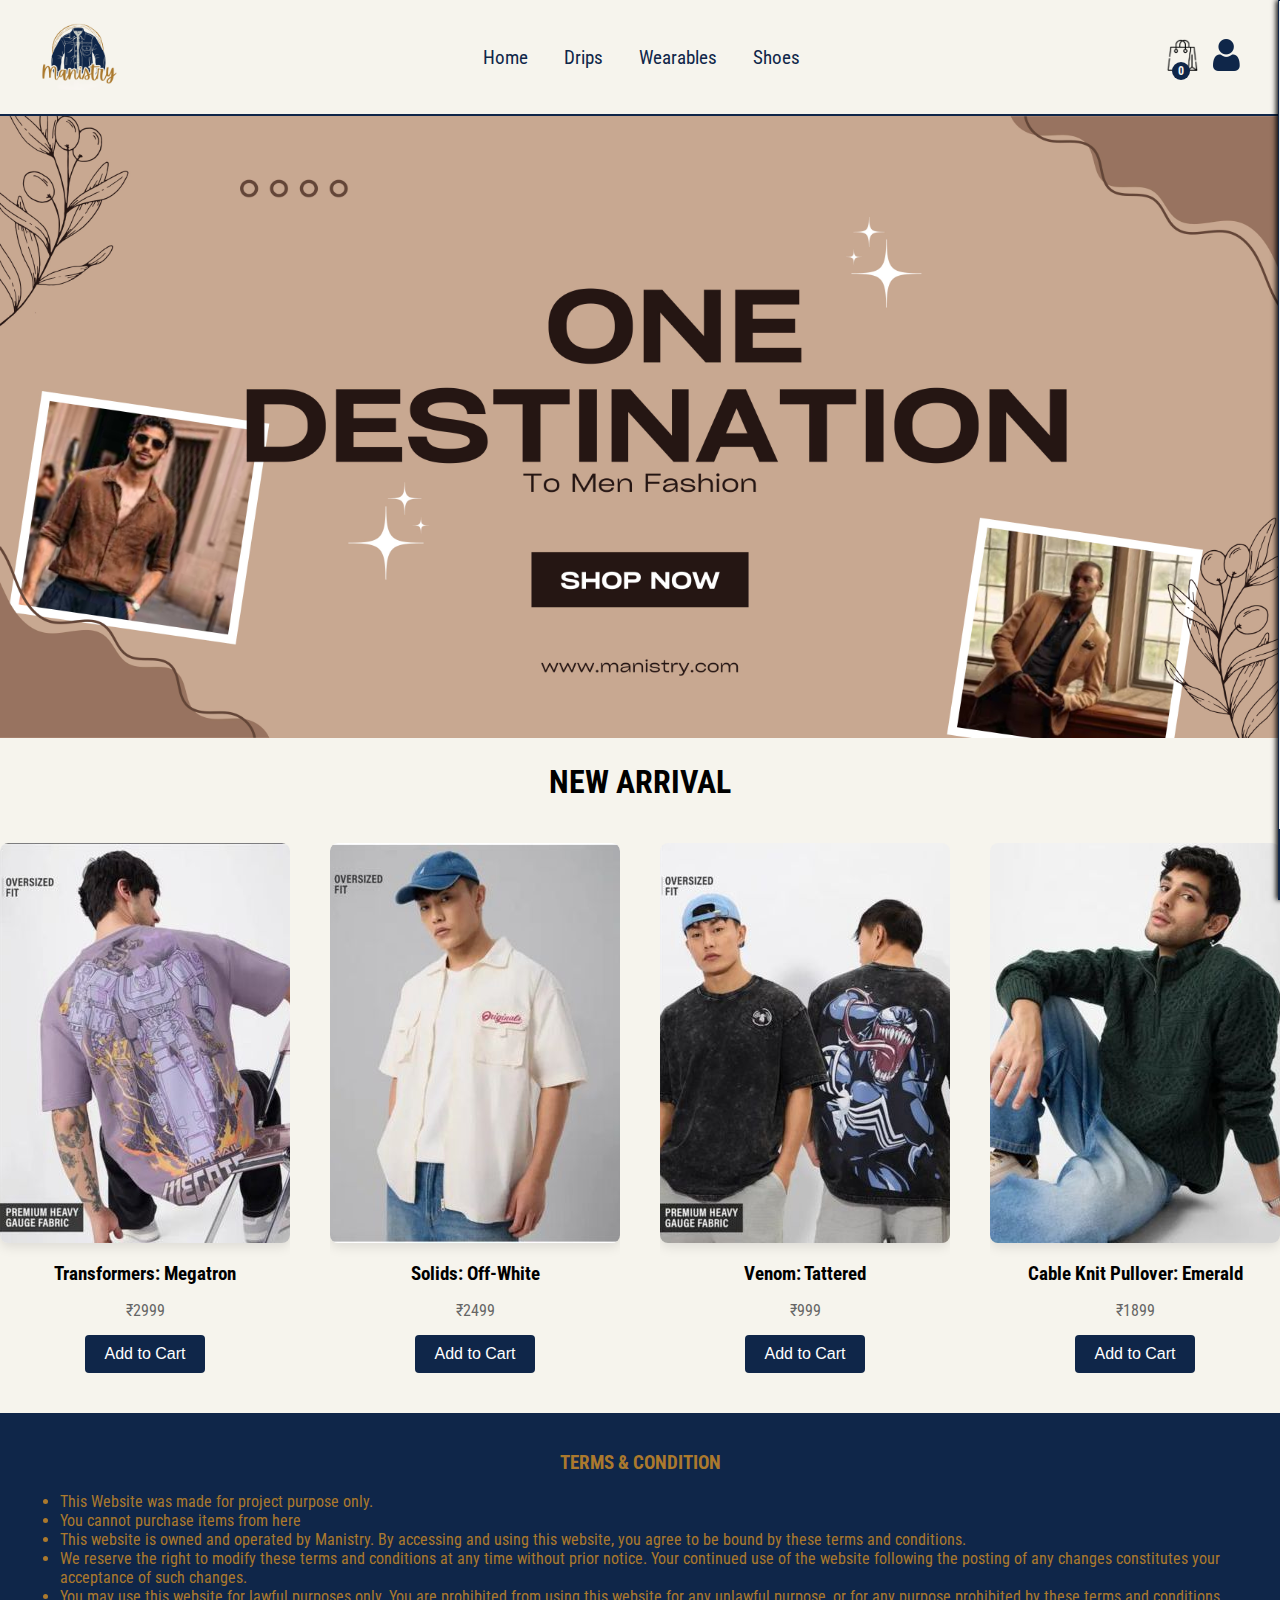
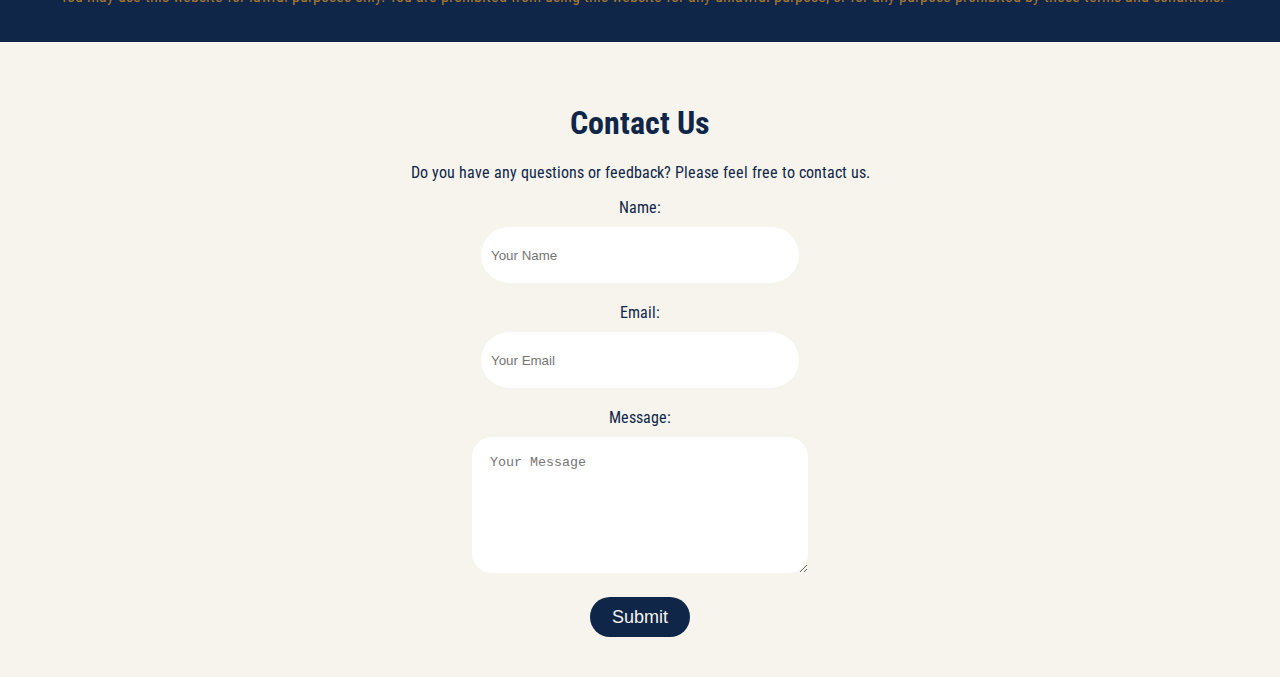
<file: index.html>
<!DOCTYPE html>
<html lang="en">
<head>
    <meta charset="UTF-8">
    <meta name="viewport" content="width=device-width, initial-scale=1.0">
    <link rel="stylesheet" href="static/styles.css">
    <title>Manistry</title>
    <style>
        @import url('https://fonts.googleapis.com/css2?family=Roboto+Condensed:wght@100..900&display=swap');
    </style>
    <link rel="stylesheet" href="https://cdn.jsdelivr.net/npm/swiper@11/swiper-bundle.min.css">
</head>
<body>
    
    <header>
        <div class="logo">
            <img src="static/logo.png" alt="Manistry Logo"> 
        </div>
        <nav>
            <ul>
                <li><a href="index.html" class="active">Home</a></li>
                <li><a href="drips.html">Drips</a></li>
                <li><a href="wearable.html">Wearables</a></li>
                <li><a href="shoes.html">Shoes</a></li>
            </ul>
        </nav>
        <div class="right-section">
            <a href="javascript:void(0);" onclick="openCart()">
                <img class="cart" src="static/cart.png" alt="Cart"><h3 id="cart-count">0</h3>
              </a>  
            <a href="login.html"><img class="cart" src="static/user.png" alt="User"></a>
        </div>
    </header>

    <div class="banner">
        <a href="#"><img src="static/banner.jpg" alt="Banner"></a>
    </div>

    <!-- Swiper Container -->
    <h1 class="new-arrival-title">NEW ARRIVAL</h1>
    <div class="swiper-container" id="swiper-container">
        <div class="swiper-wrapper" id="swiper-wrapper">
            <!-- Dynamic slides will be inserted here -->
        </div>
        <!-- Swiper Navigation -->
    </div>

    <!-- Cart Tab -->
  <!-- Cart Tab -->
<div class="cart-tab" id="cartTab">
    <h1>Your Cart</h1>
    <div class="cart-items"></div>  
    <div class="btn">
        <button class="checkout" onclick="window.location.href='checkout.html'">Checkout</button>
      <button class="close" onclick="closeCart()">Close</button>
    </div>
  </div>


    <div class="terms-condition">
        <h3 style="text-align: center;">TERMS & CONDITION</h3>
        <ul>
            <li>This Website was made for project purpose only.</li>
            <li>You cannot purchase items from here</li>
            <li>This website is owned and operated by Manistry. By accessing and using this website, you agree to be bound by these terms and conditions.</li>
            <li>We reserve the right to modify these terms and conditions at any time without prior notice. Your continued use of the website following the posting of any changes constitutes your acceptance of such changes.</li>
            <li>You may use this website for lawful purposes only. You are prohibited from using this website for any unlawful purpose, or for any purpose prohibited by these terms and conditions.</li>
        </ul>
    </div>

    <div class="contact_us">
        <h1>Contact Us</h1>
        <p>Do you have any questions or feedback? Please feel free to contact us.</p>

        <form action="https://api.web3forms.com/submit" method="POST" id="contactForm">
            <input type="hidden" name="access_key" value="9544d2cc-e9a4-4af0-b83f-488608337feb">
            <div>
                <label for="name">Name:</label>
                <input type="text" id="name" name="name" placeholder="Your Name" class="input" required>
            </div>
            <div>
                <label for="email">Email:</label>
                <input type="email" id="email" name="email" placeholder="Your Email" class="input" required>
            </div>
            <div>
                <label for="message">Message:</label>
                <textarea id="message" name="message" placeholder="Your Message" class="input_message" required></textarea>
            </div>
            <button type="submit" id="submit_btn" class="Submit">Submit</button>
        </form>
    </div>

    <script src="https://cdn.jsdelivr.net/npm/swiper@11/swiper-bundle.min.js"></script>
    <script src="static/script.js"></script> 
</body>
</html>
</file>
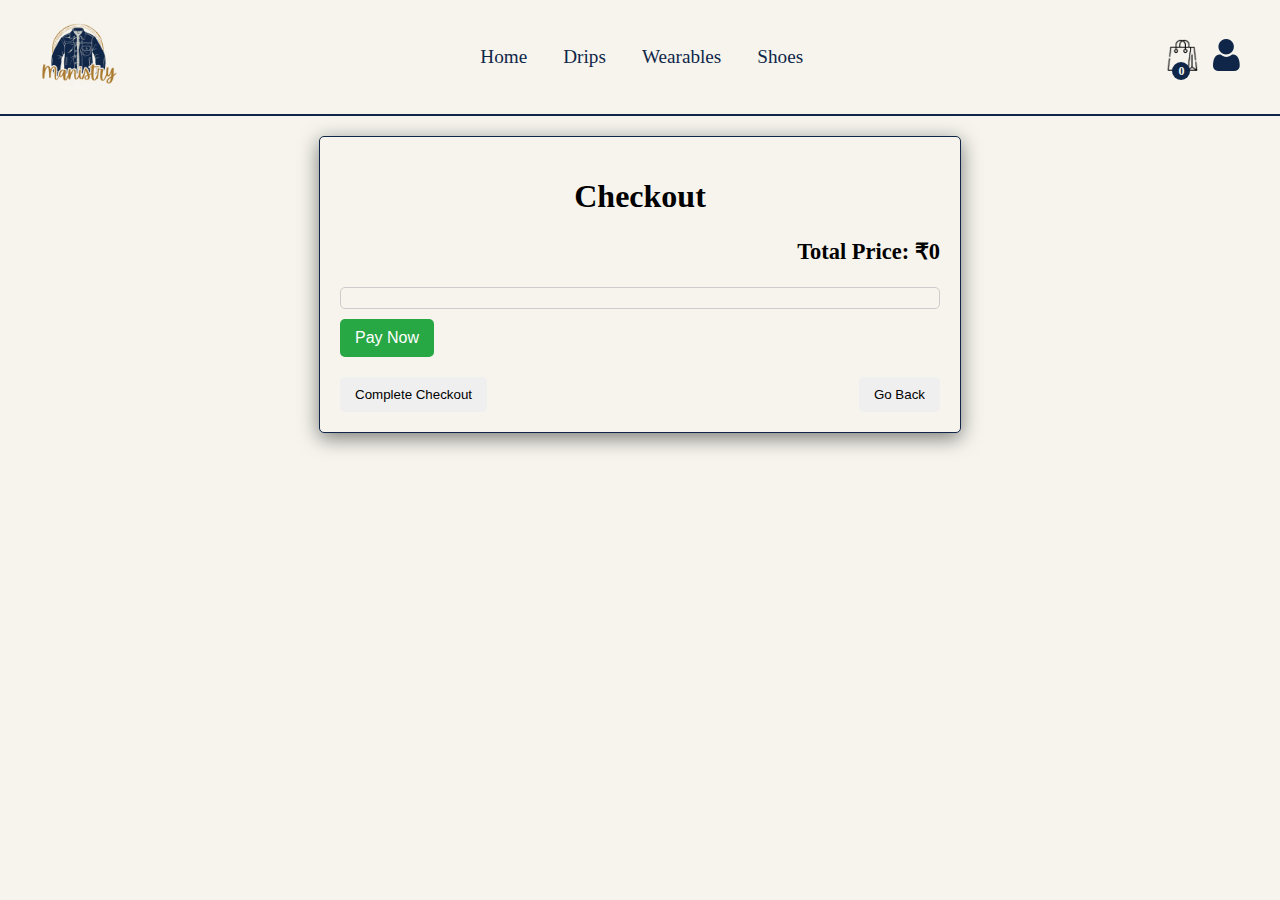
<file: checkout.html>
<!DOCTYPE html>
<html lang="en">
<head>
  <meta charset="UTF-8">
  <meta name="viewport" content="width=device-width, initial-scale=1.0">
  <title>Checkout</title>
  <link rel="stylesheet" href="static/checkout.css">
</head>
<body>
  <header>
    <div class="logo">
      <img src="static/logo.png" alt="Logo">
    </div>
    <nav>
      <ul>
        <li><a href="index.html">Home</a></li>
        <li><a href="drips.html">Drips</a></li>
        <li><a href="wearable.html">Wearables</a></li>
        <li><a href="#">Shoes</a></li>
      </ul>
    </nav>
    <div class="right-section">
      <a href="javascript:void(0);" onclick="openCart()">
        <img class="cart" src="static/cart.png" alt="Cart"><h3 id="cart-count">0</h3>
      </a>
      <a href="login.html"><img class="cart" src="static/user.png" alt="User"></a>
    </div>
  </header>

<!-- Checkout Section -->
<div class="checkout-section">
    <h1>Checkout</h1>
    <div class="checkout-product-list" id="checkout-product-list"></div>
    
    <!-- Total Price -->
    <div class="checkout-total">
      <h3>Total Price: ₹<span id="total-price">0</span></h3>
    </div>
  
    <!-- Payment Form -->
    <form id="payment-form">
      <div id="card-element"><!-- A Stripe Element will be inserted here. --></div>
      <button id="submit">Pay Now</button>
      <div id="payment-result"></div>
    </form>
  
    <!-- Empty Cart Message -->
    <div id="empty-cart-message" style="display: none;">
      <h3>Your cart is empty!</h3>
    </div>
  
    <!-- Checkout Button -->
    <div class="checkout-actions">
      <button id="checkout-btn" onclick="completeCheckout()">Complete Checkout</button>
      <button onclick="window.location.href='index.html'">Go Back</button>
    </div>
  </div>
  
  <script src="https://js.stripe.com/v3/"></script>
  <script src="static/drips.js"></script>
  <script src="static/drips.js"></script>
  <script src="static/checkout.js"></script>
</body>
</html>
</file>
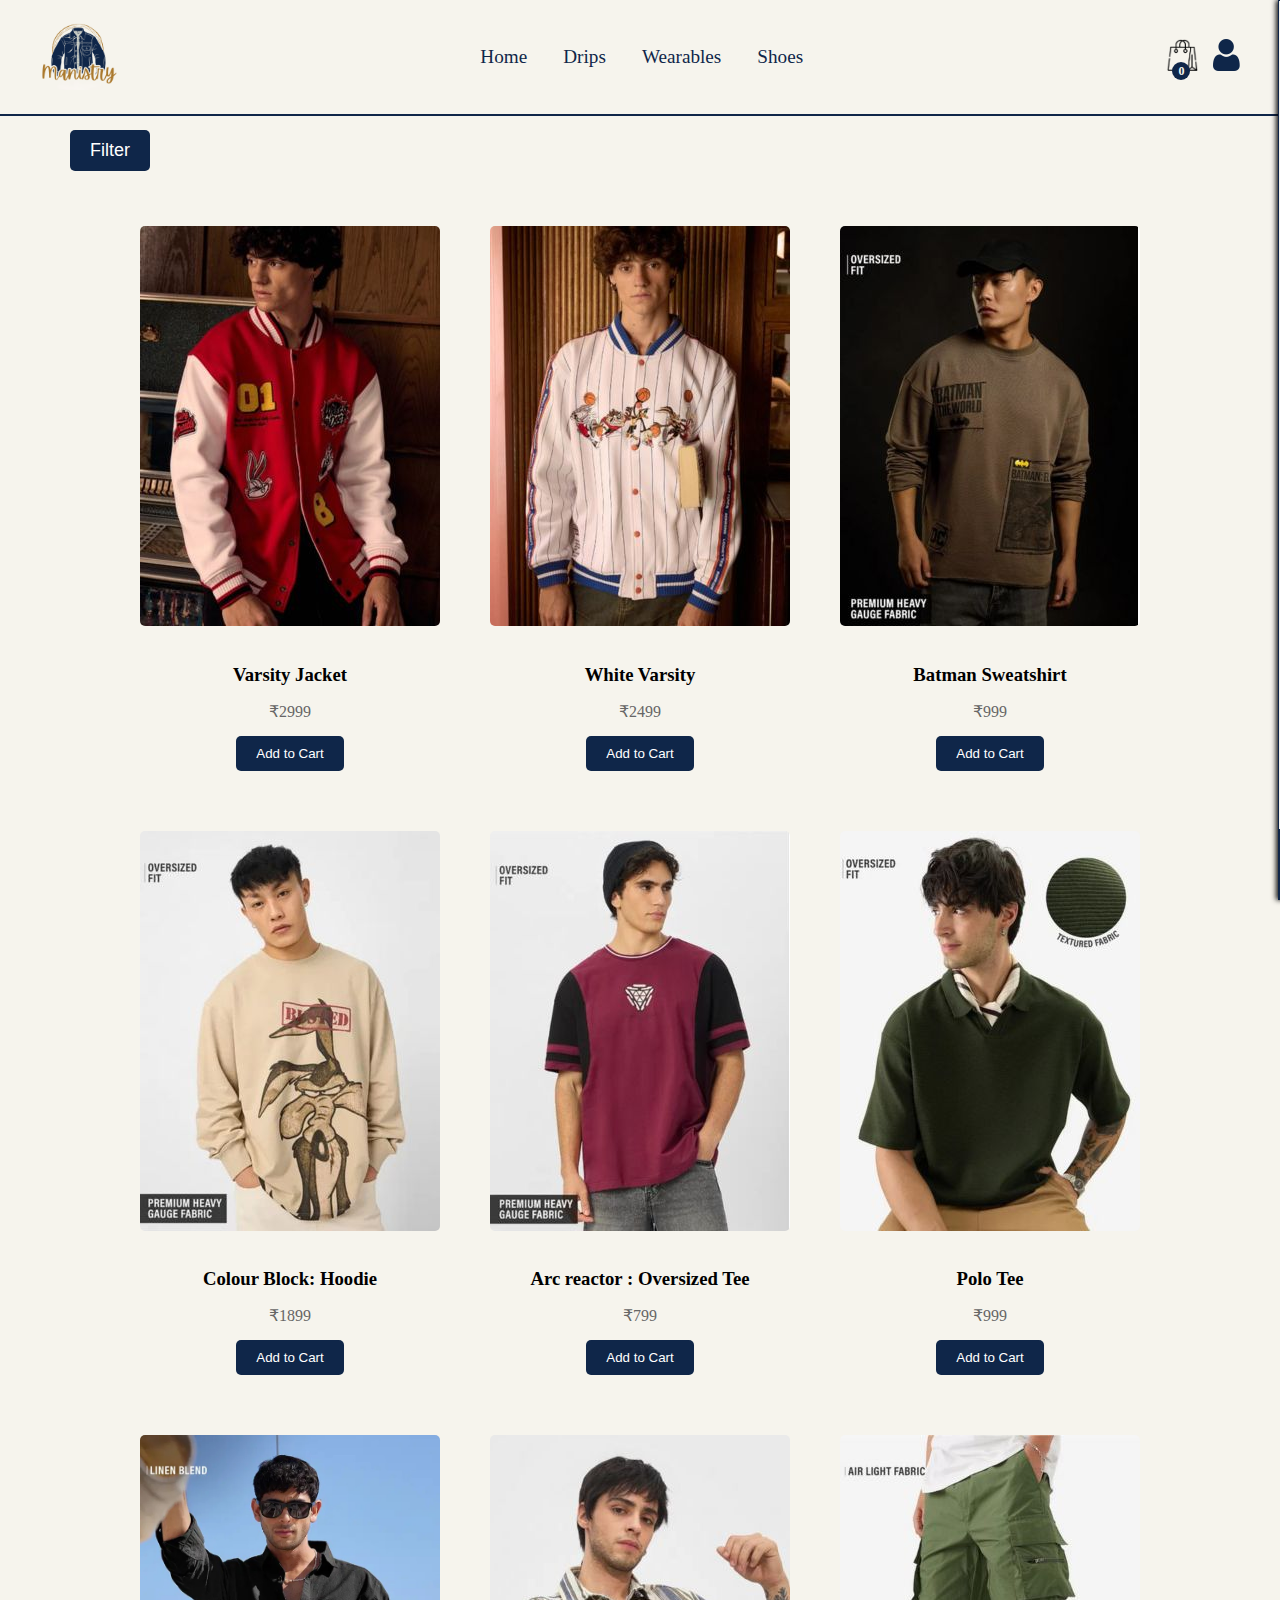
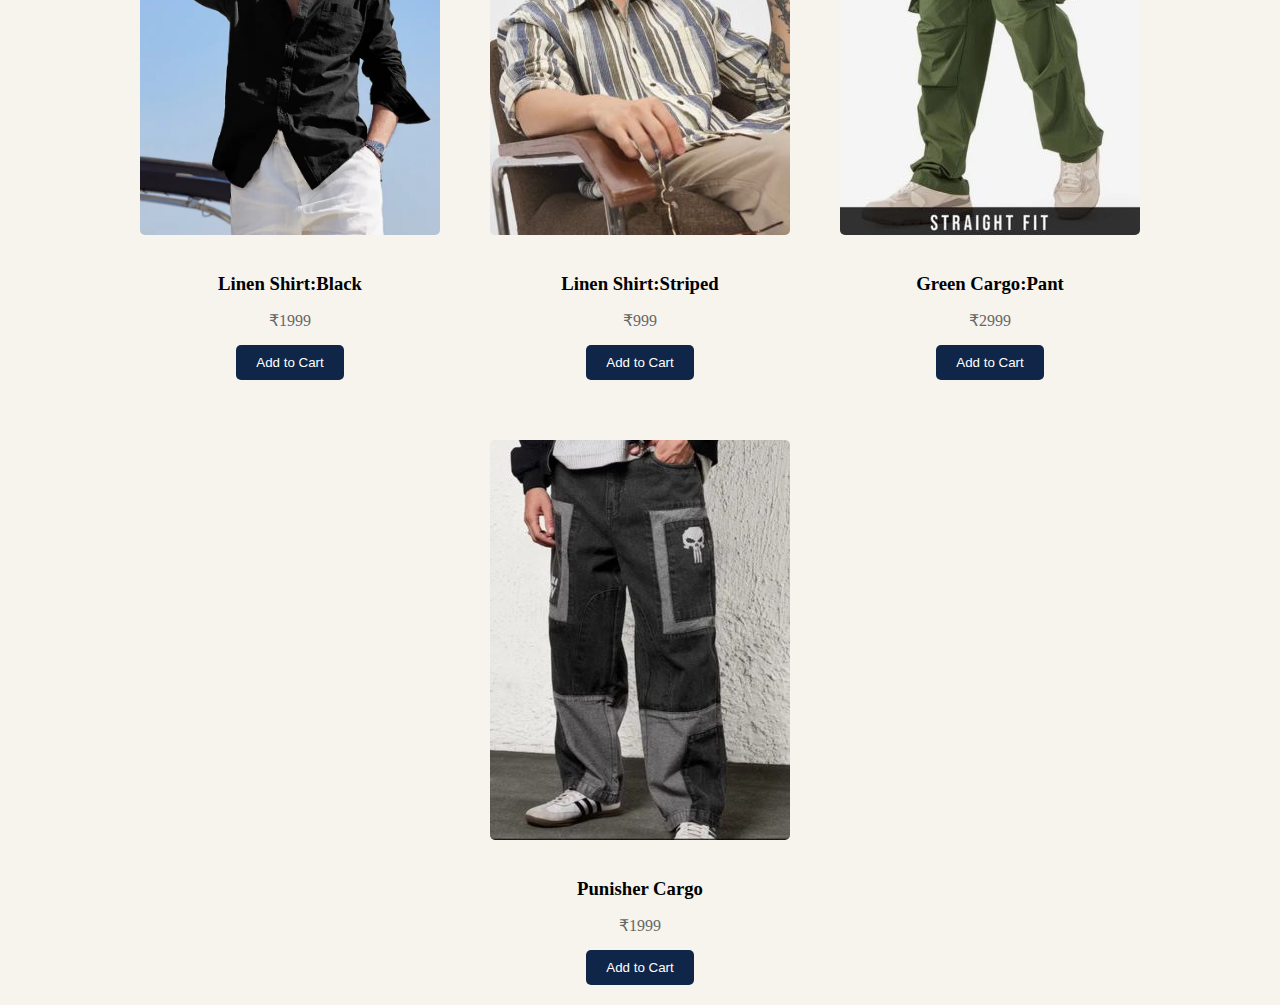
<file: drips.html>
<!DOCTYPE html>
<html lang="en">
<head>
  <meta charset="UTF-8">
  <meta name="viewport" content="width=device-width, initial-scale=1.0">
  <title>Manistry</title>
  <link rel="stylesheet" href="static/drips.css">
</head>
<body>

  <header>
    <div class="logo">
      <img src="static/logo.png" alt="Logo">
    </div>
    <nav>
      <ul>
        <li><a href="index.html">Home</a></li>
        <li><a href="drips.html">Drips</a></li>
        <li><a href="wearable.html">Wearables</a></li>
        <li><a href="shoes.html">Shoes</a></li>
      </ul>
    </nav>
    <div class="right-section">
      <a href="javascript:void(0);" onclick="openCart()">
        <img class="cart" src="static/cart.png" alt="Cart"><h3 id="cart-count">0</h3>
      </a>
      <a href="login.html"><img class="cart" src="static/user.png" alt="User"></a>
    </div>
  </header>
<!-- Cart Tab -->
<div class="cart-tab" id="cartTab">
  <h1>Your Cart</h1>
  <div class="cart-items"></div>  
  <div class="btn">
    <button class="checkout" onclick="window.location.href='checkout.html'">Checkout</button>
    <button class="close" onclick="closeCart()">Close</button>
  </div>
</div>
  <!-- Filter Button -->
  <button class="sidenav-btn" onclick="openNav()">Filter</button>

  <!-- Sidenav -->
  <div id="mySidenav" class="sidenav">
    <a href="javascript:void(0)" class="closebtn" onclick="closeNav()">&times;</a>

    <!-- Price Filter -->
    <h3>Price Filter</h3>
    <input type="range" id="priceRange" min="0" max="5000" step="100" value="5000">
    <p>Max Price: ₹<span id="priceValue">5000</span></p>

    <!-- Clothing Style -->
    <h3>Clothing Style</h3>
    <div class="style-options">
        <label><input type="checkbox" value="Jacket"> Jackets</label><br>
        <label><input type="checkbox" value="Hoodie"> Hoodies</label><br>
        <label><input type="checkbox" value="t-shirts"> T-Shirts</label><br>
        <label><input type="checkbox" value="Shirt"> Shirts</label><br>
        <label><input type="checkbox" value="Pant"> Pants</label>
    </div>

    <button class="apply-btn">Apply Filters</button>
  </div>
  <div class="product-section">
    <div class="product-container" id="product-container">
      </div>
  </div>
  <div id="checkout-modal" class="checkout-modal hidden">
    <div class="checkout-modal-content">
      <h2>Thank You for Your Purchase!</h2>
      <p id="checkout-total"></p>
      <button id="close-modal-btn" class="close-modal-btn">Close</button>
    </div>
  </div>
  <script src="static/drips.js"></script>
</body>
</html>
</file>
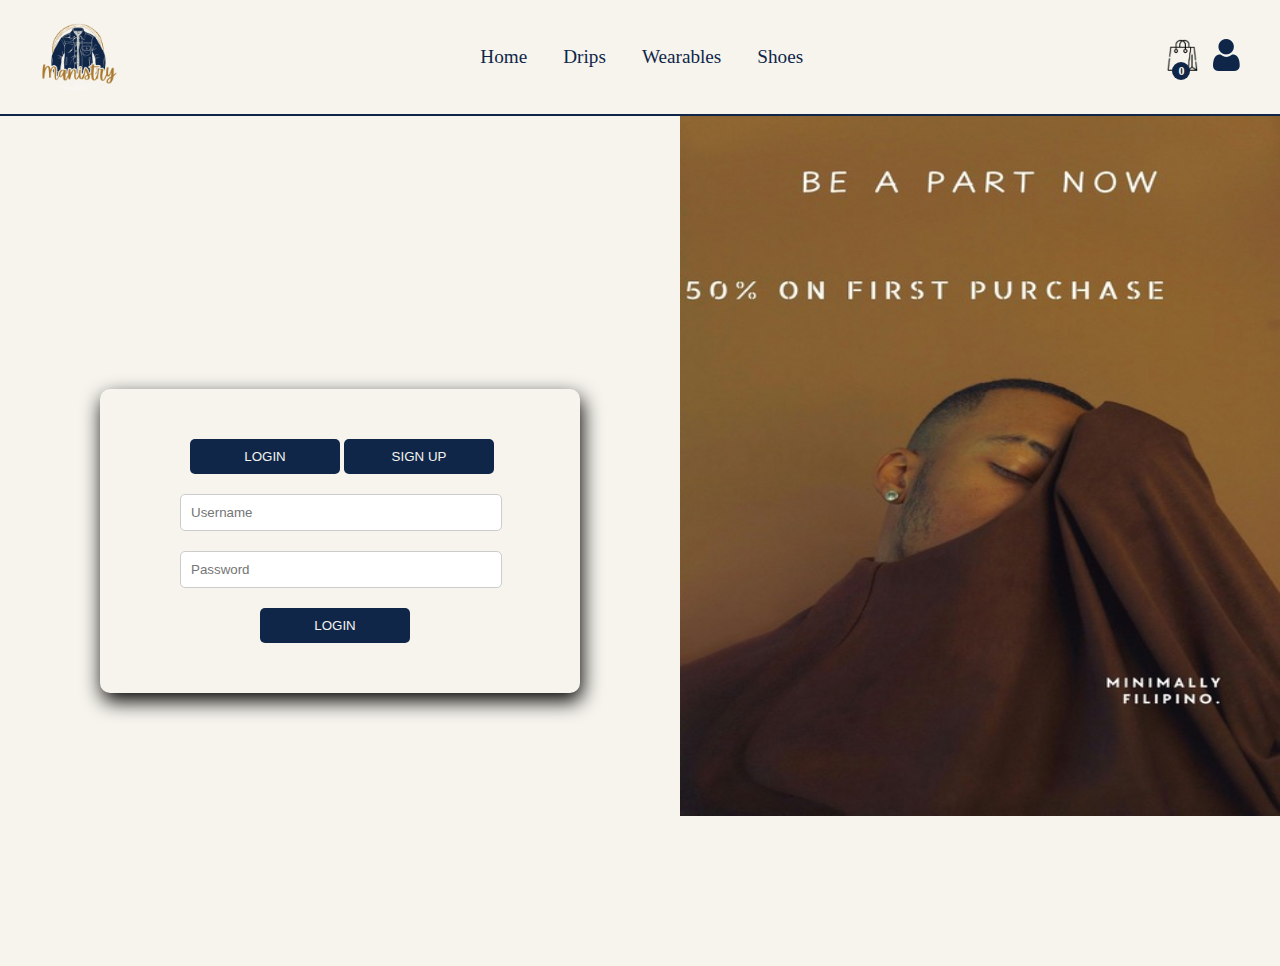
<file: login.html>
<!DOCTYPE html>
<html lang="en">

<head>
    <meta charset="UTF-8">
    <meta name="viewport" content="width=device-width, initial-scale=1.0">
    <title>Manistry-login</title>
    <link rel="stylesheet" href="static/login.css">
</head>

<body>
    <header>
        <div class="logo">
            <img src="static/logo.png" alt="Manistry Logo"> 
        </div>
        <nav>
            <ul>
                <li><a href="index.html" class="active">Home</a></li>
                <li><a href="drips.html">Drips</a></li>
                <li><a href="wearable.html">Wearables</a></li>
                <li><a href="#">Shoes</a></li>
            </ul>
        </nav>
        <div class="right-section">
            <a href="javascript:void(0);" onclick="openCart()">
                <img class="cart" src="static/cart.png" alt="Cart"><h3 id="cart-count">0</h3>
            </a>  
            <a href="login.html"><img class="cart" src="static/user.png" alt="User  "></a>
        </div>
    </header>

    <div class="page-container">
        <div class="left-section">
            <div id="modal-container">
                <div class="tab">
                    <button id="loginTab" class="active">LOGIN</button>
                    <button id="signupTab">SIGN UP</button>
                </div>

                <form id="loginForm" class="form active" onsubmit="return handleLogin(event)">
                    <input type="text" placeholder="Username" required />
                    <input type="password" placeholder="Password" required />
                    <button type="submit" class="submitbtn">LOGIN</button>
                </form>
                <div id="loginSuccessMessage" class="success-message" style="display: none;">Login successful!</div>

                <form id="signupForm" class="form" onsubmit="return handleSignup(event)">
                    <input type="text" placeholder="Username" required />
                    <input type="email" placeholder="Email" required />
                    <input type="password" placeholder="Password" required />
                    <button type="submit">SIGN UP</button>
                </form>
                <div id="signupSuccessMessage" class="success-message" style="display: none;">Signup successful!</div>
            </div>
        </div>

        <div class="right-section-content">
           <img src="static/banner2.jpg" >
        </div>
    </div>

    <script>
        const loginTab = document.getElementById('loginTab');
        const signupTab = document.getElementById('signupTab');
        const loginForm = document.getElementById('loginForm');
        const signupForm = document.getElementById('signupForm');
        const loginSuccessMessage = document.getElementById('loginSuccessMessage');
        const signupSuccessMessage = document.getElementById('signupSuccessMessage');

        loginTab.onclick = () => {
            loginTab.classList.add('active');
            signupTab.classList.remove('active');
            loginForm.style.display = 'block'; // Show login form
            signupForm.style.display = 'none'; // Hide signup form
            loginSuccessMessage.style.display = 'none'; // Hide success message
            signupSuccessMessage.style.display = 'none'; // Hide success message
        };

        signupTab.onclick = () => {
            signupTab.classList.add('active');
            loginTab.classList.remove('active');
            signupForm.style.display = 'block'; // Show signup form
            loginForm.style.display = 'none'; // Hide login form
            loginSuccessMessage.style.display = 'none'; // Hide success message
            signupSuccessMessage.style.display = 'none'; // Hide success message
        };

        function handleLogin(event) {
            event.preventDefault(); // Prevent form submission
            // Here you would typically validate the login credentials
            // For demonstration, we'll just show a success message
            loginSuccessMessage.style.display = 'block';

            // Redirect to index.html after 2 seconds
            setTimeout(() => {
                window.location.href = 'index.html';
            }, 2000); // 2000 milliseconds = 2 seconds

            return false; // Prevent form submission
        }

        function handleSignup(event) {
            event.preventDefault(); // Prevent form submission
            // Here you would typically validate the signup details
            // For demonstration, we'll just show a success message
            signupSuccessMessage.style.display = 'block';
            return false; // Prevent form submission
        }
    </script>
</body>

</html>
</file>
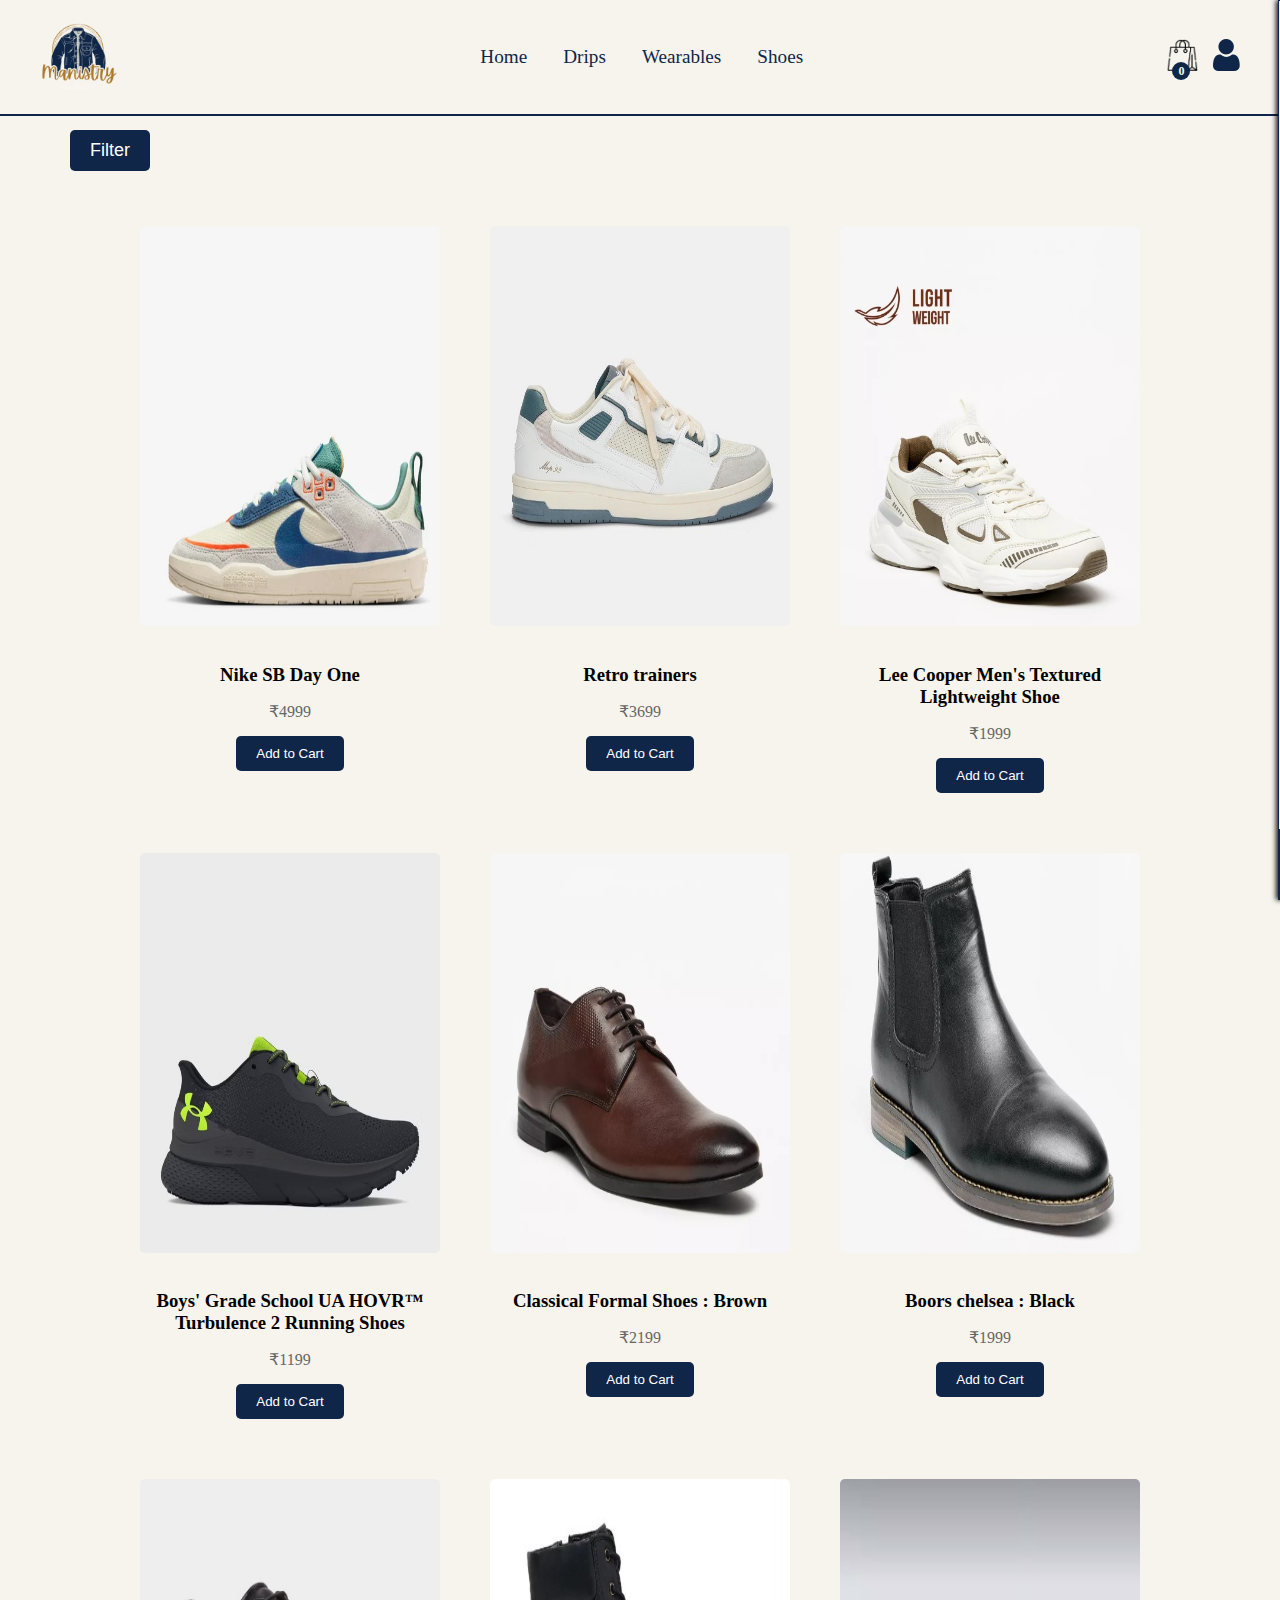
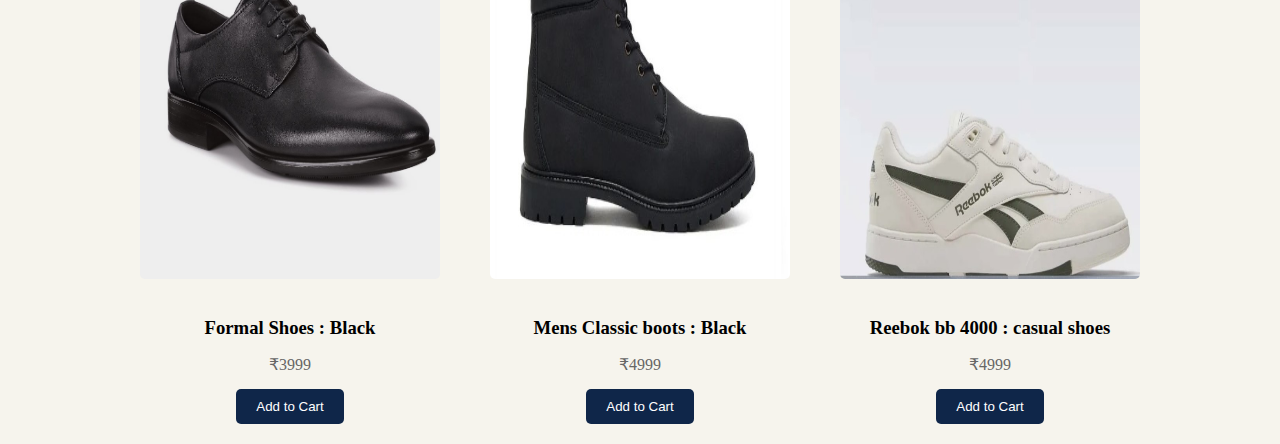
<file: shoes.html>
<!DOCTYPE html>
<html lang="en">
<head>
  <meta charset="UTF-8">
  <meta name="viewport" content="width=device-width, initial-scale=1.0">
  <title>Manistry</title>
  <link rel="stylesheet" href="static/drips.css">
</head>
<body>

  <header>
    <div class="logo">
      <img src="static/logo.png" alt="Logo">
    </div>
    <nav>
      <ul>
        <li><a href="index.html">Home</a></li>
        <li><a href="drips.html">Drips</a></li>
        <li><a href="wearable.html">Wearables</a></li>
        <li><a href="#">Shoes</a></li>
      </ul>
    </nav>
    <div class="right-section">
      <a href="javascript:void(0);" onclick="openCart()">
        <img class="cart" src="static/cart.png" alt="Cart"><h3 id="cart-count">0</h3>
      </a>
      <a href="login.html"><img class="cart" src="static/user.png" alt="User"></a>
    </div>
  </header>
<!-- Cart Tab -->
<div class="cart-tab" id="cartTab">
  <h1>Your Cart</h1>
  <div class="cart-items"></div>  
  <div class="btn">
    <button class="checkout" onclick="window.location.href='checkout.html'">Checkout</button>
    <button class="close" onclick="closeCart()">Close</button>
  </div>
</div>
  <!-- Filter Button -->
  <button class="sidenav-btn" onclick="openNav()">Filter</button>

  <!-- Sidenav -->
  <div id="mySidenav" class="sidenav">
    <a href="javascript:void(0)" class="closebtn" onclick="closeNav()">&times;</a>

    <!-- Price Filter -->
    <h3>Price Filter</h3>
    <input type="range" id="priceRange" min="0" max="5000" step="100" value="5000">
    <p>Max Price: ₹<span id="priceValue">5000</span></p>

    <!-- Clothing Style -->
    <h3>Clothing Style</h3>
    <div class="style-options">
        <label><input type="checkbox" value="sneakers"> Sneakers</label><br>
        <label><input type="checkbox" value="sports"> Sports</label><br>
        <label><input type="checkbox" value="formal">Formal</label><br>
        <label><input type="checkbox" value="boots"> Boots</label><br>
    </div>

    <button class="apply-btn">Apply Filters</button>
  </div>
  <div class="product-section">
    <div class="product-container" id="product-container">
      </div>
  </div>
  <script src="static/shoes.js"></script>
</body>
</html>
</file>
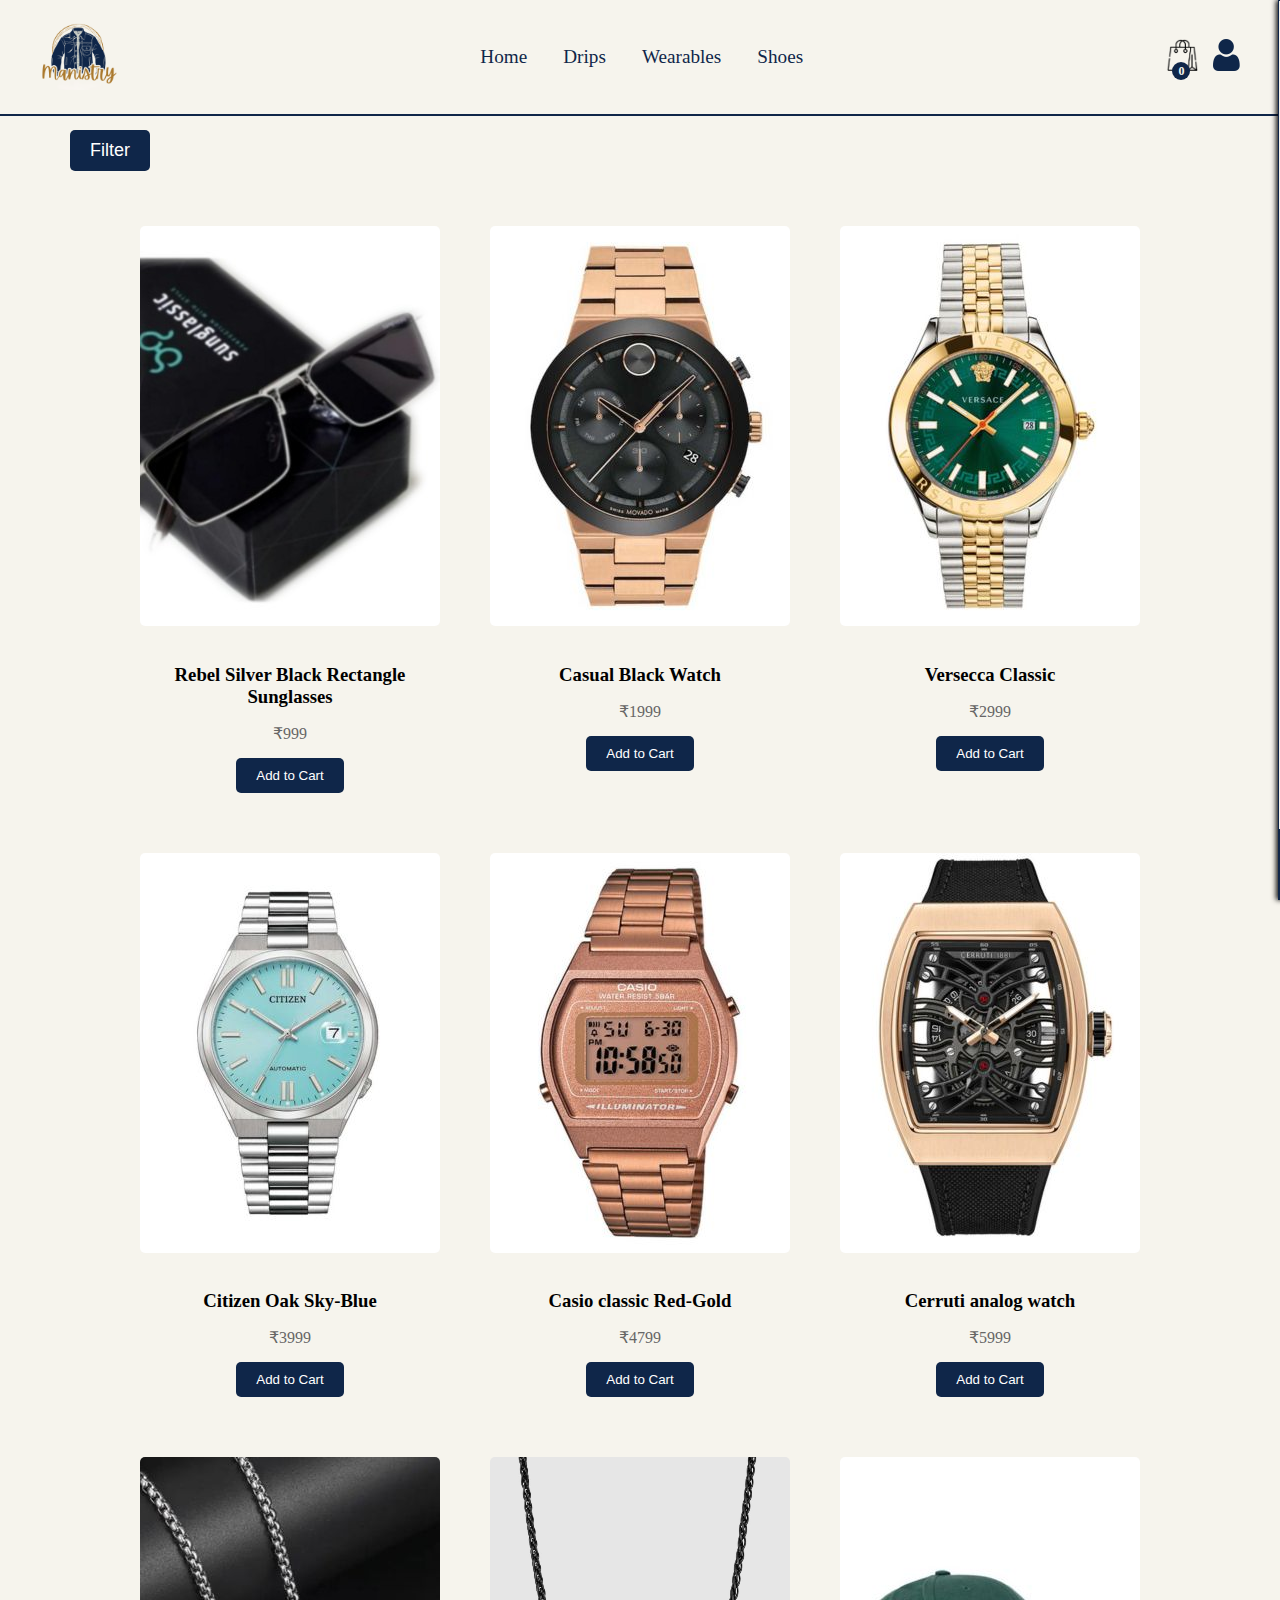
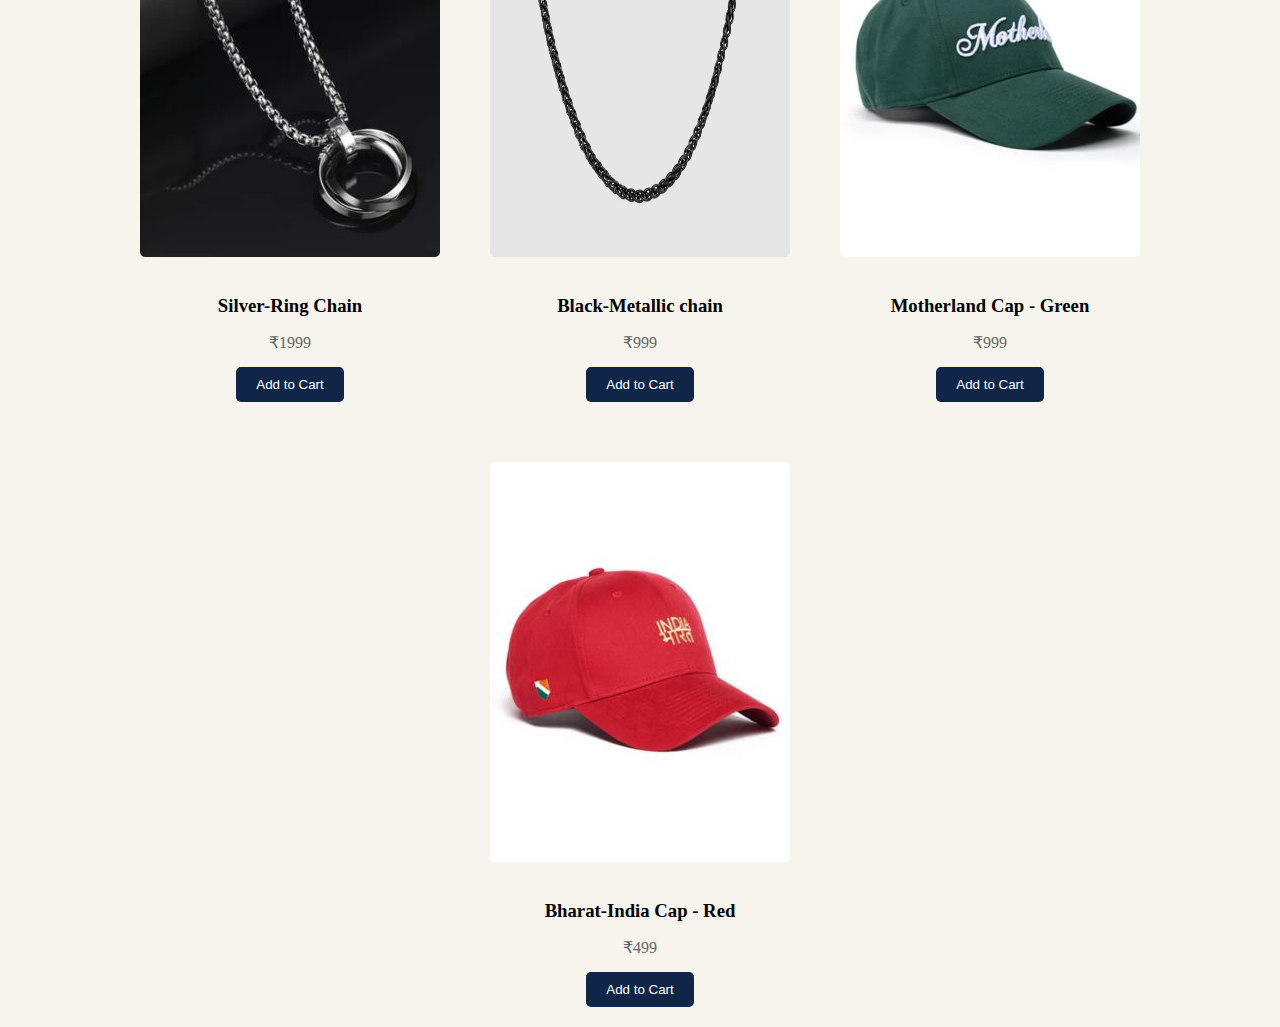
<file: wearable.html>
<!DOCTYPE html>
<html lang="en">
<head>
  <meta charset="UTF-8">
  <meta name="viewport" content="width=device-width, initial-scale=1.0">
  <title>Manistry</title>
  <link rel="stylesheet" href="static/drips.css">
</head>
<body>

  <header>
    <div class="logo">
      <img src="static/logo.png" alt="Logo">
    </div>
    <nav>
      <ul>
        <li><a href="index.html">Home</a></li>
        <li><a href="drips.html">Drips</a></li>
        <li><a href="wearable.html">Wearables</a></li>
        <li><a href="shoes.html">Shoes</a></li>
      </ul>
    </nav>
    <div class="right-section">
      <a href="javascript:void(0);" onclick="openCart()">
        <img class="cart" src="static/cart.png" alt="Cart"><h3 id="cart-count">0</h3>
      </a>
      <a href="login.html"><img class="cart" src="static/user.png" alt="User"></a>
    </div>
  </header>
<!-- Cart Tab -->
<div class="cart-tab" id="cartTab">
  <h1>Your Cart</h1>
  <div class="cart-items"></div>  
  <div class="btn">
    <button class="checkout" onclick="window.location.href='checkout.html'">Checkout</button>
    <button class="close" onclick="closeCart()">Close</button>
  </div>
</div>
  <!-- Filter Button -->
  <button class="sidenav-btn" onclick="openNav()">Filter</button>

  <!-- Sidenav -->
  <div id="mySidenav" class="sidenav">
    <a href="javascript:void(0)" class="closebtn" onclick="closeNav()">&times;</a>

    <!-- Price Filter -->
    <h3>Price Filter</h3>
    <input type="range" id="priceRange" min="0" max="5000" step="100" value="5000">
    <p>Max Price: ₹<span id="priceValue">5000</span></p>

    <!-- Clothing Style -->
    <h3>Clothing Style</h3>
    <div class="style-options">
        <label><input type="checkbox" value="sunglasses"> Sun Glasses</label><br>
        <label><input type="checkbox" value="watch"> Watch</label><br>
        <label><input type="checkbox" value="chain">Chain</label><br>
        <label><input type="checkbox" value="hat"> Caps</label><br>
    </div>

    <button class="apply-btn">Apply Filters</button>
  </div>
  <div class="product-section">
    <div class="product-container" id="product-container">
      </div>
  </div>
  <script src="static/wearable.js"></script>
</body>
</html>
</file>
<file: static/styles.css>
body {
    margin: 0;
    padding: 0;
    font-family: "Roboto Condensed", serif;
    font-optical-sizing: auto;
    font-style: normal;
    background-color: #f6f4ed;
}

header {
    background-color: #f6f4ed;
    display: flex;
    justify-content: space-between;
    /* Space between logo and navigation */
    align-items: center;
    padding: 20px;
    border-bottom: 2px solid #0f2649;
}

.logo img {
    height: 70px;
    /* Adjust logo size for responsiveness */
    margin-left: 20px;
    cursor: pointer;
}

nav {
    display: flex;
    justify-content: center;
    align-items: center;
}

nav ul {
    list-style: none;
    margin: 0;
    padding: 0;
    display: flex;
}

nav li {
    padding: 8px;
    cursor: pointer;
}

nav li a {
    color: #0f2649;
    text-decoration: none;
    display: block;
    text-align: center;
    padding: 10px;
    font-size: 1.2em;
}

nav li:hover a {
    color: #ab792d;
    transition: color 0.25s;
}

.right-section {
    display: flex;
    align-items: center;
}

.right-section .cart {
    width: 32px;
    height: 32px;
    margin-right: 15px;
    cursor: pointer;
}

/* Cart count badge */
.right-section #cart-count {
    position: absolute;
    top: 50px;
    right: 7%;
    background-color: #0f2649;
    color: #f6f4ed;
    width: 18px;
    height: 18px;
    font-size: 12px;
    display: flex;
    justify-content: center;
    align-items: center;
    border-radius: 50%;

}


/* Responsive for tablets */
@media (max-width: 768px) {
    .right-section .cart {
        width: 28px;
        height: 28px;
    }

    .right-section #cart-count {
        width: 16px;
        height: 16px;
        font-size: 10px;
        top: -4px;
        right: 20px;
    }
}

/* Responsive for mobile devices */
@media (max-width: 480px) {
    .right-section .cart {
        width: 24px;
        height: 24px;
    }

    .right-section #cart-count {
        width: 14px;
        height: 14px;
        font-size: 9px;
        top: -3px;
        right: 18px;
    }
}
@media screen and (max-width: 768px) {

    /* For smaller screens */
    nav {
        flex-direction: column;
        /* Stack navigation items vertically */
        align-items: center;
        margin-left: 0;
    }

    nav ul {
        flex-direction: column;
        text-align: center;
    }

    .right-section {
        margin-top: 20px;
        /* Add space below navigation */
    }
}

.banner img {
    align-items: center;
    width: 100%;
    height: 622px;
}

.categories h1 {
    color: #0f2649;
    text-align: center;
    margin: 50px;
    margin-top: 100px;
    padding: 0px;
    border-bottom: 2px solid #0f2649;
    /* Add border-bottom style */

}

.categories a {
    position: relative;
    display: inline-block;
    /* Ensure inline-block behavior for proper positioning */
    overflow: hidden;
    /* Hide overflowing content of the anchor */
}

.categories img {
    border-radius: 50%;
    height: 350px;
    width: 350px;
    text-align: center;
    margin: 50px;
    transition: transform 0.3s ease-in-out;
    margin-left: 90px;
}

.categories img:hover {
    border-radius: 10px;
    transform: scale(1.1);
}

.categories .button1,
.button2,
.button3,
.button4,
.button5,
.button6 {
    position: absolute;
    bottom: 20px;
    left: 50%;
    transform: translateX(-35%);
    color: #f6f4ed;
    background-color: #0f2649;
    text-decoration: none;
    text-align: center;
    display: inline-block;
    font-size: 16px;
    padding: 15px 30px;
    border: #0f2649 solid 2px;
    cursor: pointer;
    border-radius: 5px;
    transition: all 0.3s ease-in-out;
    opacity: 0;
    /* Initially hide the button */
}

.categories a:hover button {
    opacity: 1;
    /* Show the button on hover */
}

.terms-condition {
    background-color: #0f2649;
    color: #ab792d;
    padding: 20px;
}

.contact_us {
    text-align: center;
    color: #0f2649;
    margin: 20px;
    padding: 20px;
}

.contact_us label {
    display: block;
    /* Display labels as block elements for better control */
    margin-bottom: 10px;
    /* Adjust this value as needed */
}

.contact_us input[type="text"],
.contact_us input[type="email"],
.contactus textarea {
    margin-bottom: 20px;
    /* Adjust this value as needed */
}

.Submit {
    text-align: center;
    margin-top: 20px;
    height: 40px;
    width: 100px;
    font-size: large;
    background-color: #0f2649;
    color: #f6f4ed;
    border: none;
    border-radius: 20px;
    cursor: pointer;
}

.Submit:hover {
    transform: scale(1.1);
}

.input {
    border: none;
    width: 300px;
    height: 40px;
    border-radius: 40px;
    padding: 8px;
    padding-left: 10px;
}

.input_message {
    border: none;
    width: 300px;
    height: 100px;
    border-radius: 20px;
    padding: 18px;
}

/* New Arrivals Section */
.new-arrival-title{
    text-align: center;
    border-bottom: #0f2649 px solid;
}
.swiper-container {
    width: 100%;
    padding: 20px 0;
    display: flex;
    flex-direction: row;

  }
  
  .swiper-wrapper {
    display: flex;
    justify-content: space-between;
  }
  
  .swiper-slide {
    position: relative;
    width: 22%; /* Adjust as per the screen size */
    box-sizing: border-box;
    text-align: center;
    border-radius: 8px;
    overflow: hidden;
    transition: transform 0.3s ease-in-out, box-shadow 0.3s ease-in-out;
    background-color: #f6f4ed;

  }
  
  .swiper-slide img {
    width: 100%;
    height: 400px;
    object-fit: cover;
    border-radius: 8px;
    box-shadow: 0 4px 12px rgba(0, 0, 0, 0.1);
    transition: transform 0.3s ease-in-out;
  }
  
  .swiper-slide h3 {
    font-size: 1.2rem;
    margin: 15px 0;
    font-weight: bold;
  }
  
  .swiper-slide p {
    font-size: 1rem;
    color: #666;
    margin-bottom: 15px;
  }
  
  .swiper-slide button {
    background-color: #0f2649;
    color: #fff;
    border: none;
    padding: 10px 20px;
    border-radius: 4px;
    cursor: pointer;
    font-size: 1rem;
    transition: background-color 0.3s ease;
    margin-bottom: 20px;
  }
  
  .swiper-slide button:hover {
    transform: scale(1.05);
  }
  
  /* Hover Effect for Swiper Slide */
  .swiper-slide:hover {
    transform: translateY(-10px);
    box-shadow: 0 6px 18px rgba(0, 0, 0, 0.1);
  }
  
  @media (max-width: 1240px) {
    .swiper-slide {
      width: 30%;
    }
  }
  
  @media (max-width: 768px) {
    .swiper-slide {
      width: 45%;
    }
  }
  
  @media (max-width: 480px) {
    .swiper-slide {
      width: 90%;
    }
  }
  

.product-section {
    text-align: center;
    margin: 50px;
    margin-top: 100px;
}

.product-container {
    display: flex;
    flex-direction: row;
    justify-content: space-between;
    flex-wrap: wrap;
    justify-content: center;
}

.product-card button {
    background-color: #0f2649;
    color: white;
    padding: 10px 20px;
    border: none;
    border-radius: 5px;
    cursor: pointer;
    text-align: center;
    margin-bottom: 10px;

}

.product-card button:hover {
    transform: scale(1.05);
    transition: transform 0.2s ease-in-out;
    box-shadow: 0 2px 5px rgba(0, 0, 0, 0.1);
    border: 1px solid #ccc;
    border-radius: 5px;
}

/* Product Section */
.product-section {
    transition: margin-left 0.5s ease;
    transition: margin-right 0.5s ease;
    /* Smooth transition */
    margin-left: 0;
}

/* Shift product section when sidebar is open */
.product-section.shift-right {
    margin-left: 300px;
    /* Matches sidebar width */
}

/* Shift product section when sidebar is open */
.product-section.shift-left {
    margin-right: 400px;
    /* Matches sidebar width */
}

/* Standardize Cart Sidebar */
.cart-tab {
    width: 400px;
    /* Consistent width */
    border: 1px solid #0f2649;
    box-shadow: -2px 0 5px rgba(0, 0, 0, 0.9);
    background-color: #f6f4ed;
    color: #0f2649;
    position: fixed;
    top: 0;
    bottom: 0;
    right: -400px;
    /* Hidden by default */
    display: grid;
    grid-template-rows: 70px 1fr 70px;
    transition: right 0.3s ease-in-out;
    z-index: 1000;
    overflow-y: auto;
    text-align: center;
}

/* Show Cart */
.cart-tab.open {
    right: 0;
}

/* Shift Body */
body.cart-open {
    transform: translateX(-400px);
    /* Match cart width */
    transition: transform 0.3s ease-in-out;
    overflow-x: hidden;
    text-align: center;
}

/* Cart Items */
.cart-tab .cart-items {
    padding: 20px;
    display: flex;
    flex-direction: column;
    gap: 15px;
    /* Space between items */
    overflow-y: auto;
}

/* Cart Item Styling */
.cart-item {
    display: flex;
    align-items: center;
    text-align: center;
    gap: 10px;
    padding: 10px;
    border-bottom: 1px solid #ddd;
    background-color: #fff;
    border-radius: 5px;
    text-align: center;
}

/* Cart Item Image */
.cart-item img {
    width: 100px;
    height: 100px;
    object-fit: cover;
    border-radius: 5px;
}

/* Cart Item Details */
.cart-item div {
    display: flex;
    flex-direction: column;
    margin-left: 50px;


}

.cart-item p {
    padding: 0;
    margin-top: 0;
}

/* Remove Button */
.cart-item button {
    padding: 5px 10px;
    background-color: grey;
    color: white;
    border: none;
    border-radius: 3px;
    cursor: pointer;
}

.cart-item button:hover {
    background-color: black;
}

/* Buttons at Bottom */
.cart-tab .btn {
    display: grid;
    grid-template-columns: repeat(2, 1fr);
}

.cart-tab .btn .checkout {
    background-color: #0f2649;
    color: #f6f4ed;
    border: none;
    cursor: pointer;
}

.cart-tab .btn .close {
    background-color: #f6f4ed;
    color: #0f2649;
    border-left: none;
    font-size: medium;
    font-weight: 600;
    cursor: pointer;
}.cart-tab {
    /* ... other styles ... */
    right: -400px; /* Initially hidden */
    transition: right 0.3s ease-in-out; 
  }
  
  .cart-tab.open {
    right: 0; /* Show the cart when 'open' class is added */
  }
</file>
<file: static/checkout.css>
body {
    margin: 0;
    padding: 0;
    font-family: "Roboto Condensed", serif;
    font-optical-sizing: auto;
    font-style: normal;
    background-color: #f6f4ed;
}

header {
    background-color: #f6f4ed;
    display: flex;
    justify-content: space-between;
    /* Space between logo and navigation */
    align-items: center;
    padding: 20px;
    border-bottom: 2px solid #0f2649;
}

.logo img {
    height: 70px;
    /* Adjust logo size for responsiveness */
    margin-left: 20px;
    cursor: pointer;
}

nav {
    display: flex;
    justify-content: center;
    align-items: center;
}

nav ul {
    list-style: none;
    margin: 0;
    padding: 0;
    display: flex;
}

nav li {
    padding: 8px;
    cursor: pointer;
}

nav li a {
    color: #0f2649;
    text-decoration: none;
    display: block;
    text-align: center;
    padding: 10px;
    font-size: 1.2em;
}

nav li:hover a {
    color: #ab792d;
    transition: color 0.25s;
}

.right-section {
    display: flex;
    align-items: center;
}

.right-section .cart {
    width: 32px;
    height: 32px;
    margin-right: 15px;
    cursor: pointer;
}

/* Cart count badge */
.right-section #cart-count {
    position: absolute;
    top: 50px;
    right: 7%;
    background-color: #0f2649;
    color: #f6f4ed;
    width: 18px;
    height: 18px;
    font-size: 12px;
    display: flex;
    justify-content: center;
    align-items: center;
    border-radius: 50%;

}


/* Responsive for tablets */
@media (max-width: 768px) {
    .right-section .cart {
        width: 28px;
        height: 28px;
    }

    .right-section #cart-count {
        width: 16px;
        height: 16px;
        font-size: 10px;
        top: -4px;
        right: 20px;
    }
}

/* Responsive for mobile devices */
@media (max-width: 480px) {
    .right-section .cart {
        width: 24px;
        height: 24px;
    }

    .right-section #cart-count {
        width: 14px;
        height: 14px;
        font-size: 9px;
        top: -3px;
        right: 18px;
    }
}

@media screen and (max-width: 768px) {

    /* For smaller screens */
    nav {
        flex-direction: column;
        /* Stack navigation items vertically */
        align-items: center;
        margin-left: 0;
    }

    nav ul {
        flex-direction: column;
        text-align: center;
    }

    .right-section {
        margin-top: 20px;
        /* Add space below navigation */
    }
}

.product-container {
    display: flex;
    flex-direction: row;
    flex-wrap: wrap;
    justify-content: space-between;
    justify-content: center;
    gap: 30px;
    margin-top: 100px;
}

.product-card {
    width: 300px;
    border-radius: 5px;
    text-align: center;
    transition: transform 0.2s ease-in-out;
    margin: 10px;
}

.product-card:hover {
    transform: scale(1.05);
    box-shadow: 0 2px 5px rgba(0, 0, 0, 0.1);
}

.product-card img {
    width: 100%;
    height: 400px;
    margin-bottom: 15px;
    border-radius: 5px;
}

.product-card h3 {
    margin-bottom: 10px;
}

.product-card p {
    color: #666;
    margin-bottom: 15px;
}

.product-card button {
    background-color: #0f2649;
    color: #fff;
    padding: 10px 20px;
    border: none;
    border-radius: 5px;
    cursor: pointer;
    margin-bottom: 10px;
}

@media (max-width: 992px) {
    .product-container {
        width: calc(50% - 25px);
        /* Adjust width for medium screens */
    }
}

@media (max-width: 768px) {
    .product-container {
        width: calc(100% - 50px);
        /* Adjust width for smaller screens */
    }
}


/* Sidenav Button */
.sidenav-btn {
    position: absolute;
    top: 130px;
    left: 20px;
    background-color: #0f2649;
    color: #fff;
    padding: 10px 20px;
    border: none;
    font-size: 18px;
    border-radius: 5px;
    cursor: pointer;
    z-index: 1001;
    margin-left: 50px;

}

/* Sidenav Style */
.sidenav {
    height: 100%;
    width: 0;
    position: absolute;
    z-index: 1000;
    top: 115.5px;
    left: 0px;
    color: #0f2649;
    background-color: #f6f4ed;
    border-radius: 1px;
    overflow-y: auto;
    transition: 0.5s;
    padding-top: 60px;
    box-shadow: 2px 0 5px rgba(0, 0, 0, 0.9);
}

.sidenav p {
    text-emphasis: none;
    text-align: center;
}

/* Close Button */
.sidenav .closebtn {
    position: absolute;
    top: 20px;
    right: 25px;
    font-size: 36px;
    color: #333;
    text-decoration: none;
}

/* Sidenav Content */
.sidenav h3 {

    color: #333;
    text-align: center;

}

.sidenav input[type="range"] {
    width: 80%;
    margin-left: 20px;
    text-align: center;
}

.sidenav .style-options {
    margin-left: 30px;

}

.apply-btn {
    background-color: #0f2649;
    color: #fff;
    padding: 10px 20px;
    border: none;
    margin: 20px;
    cursor: pointer;
    border-radius: 5px;
    text-align: center;
}

/* Scroll behavior */
body.lock-scroll {
    overflow: hidden;
}

/* Checkout Section */
.checkout-section {
    max-width: 600px;
    margin: 20px auto;
    padding: 20px;
    background: #f6f4ed;
    border: 1px solid #0f2649;
    border-radius: 5px;
    box-shadow: 0 5px 20px rgba(0, 0, 0, 0.5);
}

.checkout-section h1 {
    text-align: center;
}

.checkout-product-list {
    margin-bottom: 20px;
}

.checkout-item {
    border: 1px solid #ddd; /* Light gray border */
    border-radius: 5px; /* Rounded corners */
    padding: 20px; /* Padding inside the item */
    display: flex; /* Use flexbox for layout */
    flex-direction: column; /* Stack children vertically */
    margin: 15px; /* Space between children */
    overflow-y: auto; /* Allow vertical scrolling if content overflows */
    background-color: #f9f9f9; /* Light background for better contrast */
}

.checkout-item-info {
    display: flex; /* Use flexbox for item info layout */
    align-items: center; /* Center items vertically */
}

.checkout-item img {
    width: 50px; /* Fixed width for images */
    height: auto; /* Maintain aspect ratio */
    margin-right: 15px; /* Space between image and text */
}

.checkout-item h4 {
    margin: 0; /* Remove default margin */
    font-size: 1.2em; /* Slightly larger font for item name */
}

.checkout-item p {
    margin: 0; /* Remove default margin */
    color: #555; /* Darker gray for price text */
}

.checkout-total {
    text-align: right;
    font-size: 1.2em;
    margin-bottom: 20px;
}

#payment-form {
    margin-top: 20px;
}

#card-element {
    border: 1px solid #ccc;
    padding: 10px;
    border-radius: 5px;
    margin-bottom: 10px;
}

#submit {
    background-color: #28a745;
    color: white;
    border: none;
    padding: 10px 15px;
    border-radius: 5px;
    cursor: pointer;
    font-size: 1em;
}

#submit:hover {
    background-color: #218838;
}

#payment-result {
    margin-top: 10px;
    color: red;
}

/* Empty Cart Message */
#empty-cart-message {
    text-align: center;
    color: #888;
    margin-top: 20px;
}

/* Checkout Actions */
.checkout-actions {
    display: flex;
    justify-content: space-between;
    margin-top: 20px;
}

.checkout-actions button {
    padding: 10px 15px;
    border: none;
    border-radius: 5px;
    cursor: pointer;
}

.checkout-actions button:hover {
    opacity: 0.8;
}
</file>
<file: static/drips.css>
body {
    margin: 0;
    padding: 0;
    font-family: "Roboto Condensed", serif;
    font-optical-sizing: auto;
    font-style: normal;
    background-color: #f6f4ed;
}

header {
    background-color: #f6f4ed;
    display: flex;
    justify-content: space-between;
    /* Space between logo and navigation */
    align-items: center;
    padding: 20px;
    border-bottom: 2px solid #0f2649;
}

.logo img {
    height: 70px;
    /* Adjust logo size for responsiveness */
    margin-left: 20px;
    cursor: pointer;
}

nav {
    display: flex;
    justify-content: center;
    align-items: center;
}

nav ul {
    list-style: none;
    margin: 0;
    padding: 0;
    display: flex;
}

nav li {
    padding: 8px;
    cursor: pointer;
}

nav li a {
    color: #0f2649;
    text-decoration: none;
    display: block;
    text-align: center;
    padding: 10px;
    font-size: 1.2em;
}

nav li:hover a {
    color: #ab792d;
    transition: color 0.25s;
}

.right-section {
    display: flex;
    align-items: center;
}

.right-section .cart {
    width: 32px;
    height: 32px;
    margin-right: 15px;
    cursor: pointer;
}

/* Cart count badge */
.right-section #cart-count {
    position: absolute;
    top: 50px;
    right: 7%;
    background-color: #0f2649;
    color: #f6f4ed;
    width: 18px;
    height: 18px;
    font-size: 12px;
    display: flex;
    justify-content: center;
    align-items: center;
    border-radius: 50%;

}


/* Responsive for tablets */
@media (max-width: 768px) {
    .right-section .cart {
        width: 28px;
        height: 28px;
    }

    .right-section #cart-count {
        width: 16px;
        height: 16px;
        font-size: 10px;
        top: -4px;
        right: 20px;
    }
}

/* Responsive for mobile devices */
@media (max-width: 480px) {
    .right-section .cart {
        width: 24px;
        height: 24px;
    }

    .right-section #cart-count {
        width: 14px;
        height: 14px;
        font-size: 9px;
        top: -3px;
        right: 18px;
    }
}

@media screen and (max-width: 768px) {

    /* For smaller screens */
    nav {
        flex-direction: column;
        /* Stack navigation items vertically */
        align-items: center;
        margin-left: 0;
    }

    nav ul {
        flex-direction: column;
        text-align: center;
    }

    .right-section {
        margin-top: 20px;
        /* Add space below navigation */
    }
}

.product-container {
    display: flex;
    flex-direction: row;
    flex-wrap: wrap;
    justify-content: space-between;
    justify-content: center;
    gap: 30px;
    margin-top: 100px;
}

.product-card {
    width: 300px;
    border-radius: 5px;
    text-align: center;
    transition: transform 0.2s ease-in-out;
    margin: 10px;
}

.product-card:hover {
    transform: scale(1.05);
    box-shadow: 0 2px 5px rgba(0, 0, 0, 0.1);
}

.product-card img {
    width: 100%;
    height: 400px;
    margin-bottom: 15px;
    border-radius: 5px;
}

.product-card h3 {
    margin-bottom: 10px;
}

.product-card p {
    color: #666;
    margin-bottom: 15px;
}

.product-card button {
    background-color: #0f2649;
    color: #fff;
    padding: 10px 20px;
    border: none;
    border-radius: 5px;
    cursor: pointer;
    margin-bottom: 10px;
}

@media (max-width: 992px) {
    .product-container {
        width: calc(50% - 25px);
        /* Adjust width for medium screens */
    }
}

@media (max-width: 768px) {
    .product-container {
        width: calc(100% - 50px);
        /* Adjust width for smaller screens */
    }
}


/* Sidenav Button */
.sidenav-btn {
    position: absolute;
    top: 130px;
    left: 20px;
    background-color: #0f2649;
    color: #fff;
    padding: 10px 20px;
    border: none;
    font-size: 18px;
    border-radius: 5px;
    cursor: pointer;
    z-index: 1001;
    margin-left: 50px;

}

/* Sidenav Style */
.sidenav {
    height: 100%;
    width: 0;
    position: absolute;
    z-index: 1000;
    top: 115.5px;
    left: 0px;
    color: #0f2649;
    background-color: #f6f4ed;
    border-radius: 1px;
    overflow-y: auto;
    transition: 0.5s;
    padding-top: 60px;
    box-shadow: 2px 0 5px rgba(0, 0, 0, 0.9);
}

.sidenav p {
    text-emphasis: none;
    text-align: center;
}

/* Close Button */
.sidenav .closebtn {
    position: absolute;
    top: 20px;
    right: 25px;
    font-size: 36px;
    color: #333;
    text-decoration: none;
}

/* Sidenav Content */
.sidenav h3 {

    color: #333;
    text-align: center;

}

.sidenav input[type="range"] {
    width: 80%;
    margin-left: 20px;
    text-align: center;
}

.sidenav .style-options {
    margin-left: 30px;

}

.apply-btn {
    background-color: #0f2649;
    color: #fff;
    padding: 10px 20px;
    border: none;
    margin: 20px;
    cursor: pointer;
    border-radius: 5px;
    text-align: center;
}

/* Scroll behavior */
body.lock-scroll {
    overflow: hidden;
}

/* Product Section */
.product-section {
    transition: margin-left 0.5s ease;
    /* Smooth sliding */
    margin-left: 0;
}

/* Shift right when sidenav is open */
.shift-right {
    margin-left: 300px;
    /* Same as sidenav width */
}

/* Prevent background scrolling */
.lock-scroll {
    overflow-y: scroll;
}

.hide-btn {
    display: none;
}
/* Product Section */
.product-section {
    transition: margin-left 0.5s ease;
    transition: margin-right 0.5s ease;
    /* Smooth transition */
    margin-left: 0;
}

/* Shift product section when sidebar is open */
.product-section.shift-right {
    margin-left: 300px;
    /* Matches sidebar width */
}

/* Shift product section when sidebar is open */
.product-section.shift-left {
    margin-right: 400px;
    /* Matches sidebar width */
}

/* Standardize Cart Sidebar */
.cart-tab {
    width: 400px;
    /* Consistent width */
    border: 1px solid #0f2649;
    box-shadow: -2px 0 5px rgba(0, 0, 0, 0.9);
    background-color: #f6f4ed;
    color: #0f2649;
    position: fixed;
    top: 0;
    bottom: 0;
    right: -400px;
    /* Hidden by default */
    display: grid;
    grid-template-rows: 70px 1fr 70px;
    transition: right 0.3s ease-in-out;
    z-index: 1000;
    overflow-y: auto;
    text-align: center;
}

/* Show Cart */
.cart-tab.open {
    right: 0;
}

/* Shift Body */
body.cart-open {
    transform: translateX(-400px);
    /* Match cart width */
    transition: transform 0.3s ease-in-out;
    overflow-x: hidden;
    text-align: center;
}

/* Cart Items */
.cart-tab .cart-items {
    padding: 20px;
    display: flex;
    flex-direction: column;
    gap: 15px;
    /* Space between items */
    overflow-y: auto;
}

/* Cart Item Styling */
.cart-item {
    display: flex;
    align-items: center;
    text-align: center;
    gap: 10px;
    padding: 10px;
    border-bottom: 1px solid #ddd;
    background-color: #fff;
    border-radius: 5px;
    text-align: center;
}

/* Cart Item Image */
.cart-item img {
    width: 100px;
    height: 100px;
    object-fit: cover;
    border-radius: 5px;
}

/* Cart Item Details */
.cart-item div {
    display: flex;
    flex-direction: column;
    margin-left: 50px;


}

.cart-item p {
    padding: 0;
    margin-top: 0;
}

/* Remove Button */
.cart-item button {
    padding: 5px 10px;
    background-color: grey;
    color: white;
    border: none;
    border-radius: 3px;
    cursor: pointer;
}

.cart-item button:hover {
    background-color: black;
}

/* Buttons at Bottom */
.cart-tab .btn {
    display: grid;
    grid-template-columns: repeat(2, 1fr);
}

.cart-tab .btn .checkout {
    background-color: #0f2649;
    color: #f6f4ed;
    border: none;
    cursor: pointer;
}

.cart-tab .btn .close {
    background-color: #f6f4ed;
    color: #0f2649;
    border-left: none;
    font-size: medium;
    font-weight: 600;
    cursor: pointer;
}   
/* Modal Overlay */
.checkout-modal {
    position: fixed;
    top: 0;
    left: 0;
    width: 100%;
    height: 100%;
    background: rgba(0, 0, 0, 0.5);
    display: flex;
    justify-content: center;
    align-items: center;
    z-index: 1000;
    opacity: 0;
    transition: opacity 0.3s ease;
  }
  
  /* Hidden class */
  .hidden {
    display: none;
  }
  
  /* Modal Content */
  .checkout-modal-content {
    background: #fff;
    padding: 20px 30px;
    border-radius: 8px;
    text-align: center;
    box-shadow: 0 5px 15px rgba(0, 0, 0, 0.2);
  }
  
  .checkout-modal-content h2 {
    margin: 0 0 10px;
    font-size: 24px;
  }
  
  .checkout-modal-content p {
    margin: 10px 0 20px;
    font-size: 18px;
  }
  
  .close-modal-btn {
    background-color: #007BFF;
    color: white;
    border: none;
    padding: 10px 20px;
    font-size: 16px;
    border-radius: 5px;
    cursor: pointer;
  }
  
  .close-modal-btn:hover {
    background-color: #0056b3;
  }
  
  /* Modal Show animation */
  .checkout-modal:not(.hidden) {
    opacity: 1;
  }
</file>
<file: static/login.css>
body {
    margin: 0;
    padding: 0;
    font-family: "Roboto Condensed", serif;
    font-optical-sizing: auto;
    font-style: normal;
    background-color: #f6f4ed;
}

header {
    background-color: #f6f4ed;
    display: flex;
    justify-content: space-between;
    /* Space between logo and navigation */
    align-items: center;
    padding: 20px;
    border-bottom: 2px solid #0f2649;
}

.logo img {
    height: 70px;
    /* Adjust logo size for responsiveness */
    margin-left: 20px;
    cursor: pointer;
}

nav {
    display: flex;
    justify-content: center;
    align-items: center;
}

nav ul {
    list-style: none;
    margin: 0;
    padding: 0;
    display: flex;
}

nav li {
    padding: 8px;
    cursor: pointer;
}

nav li a {
    color: #0f2649;
    text-decoration: none;
    display: block;
    text-align: center;
    padding: 10px;
    font-size: 1.2em;
}

nav li:hover a {
    color: #ab792d;
    transition: color 0.25s;
}

.right-section {
    display: flex;
    align-items: center;
}

.right-section .cart {
    width: 32px;
    height: 32px;
    margin-right: 15px;
    cursor: pointer;
}

/* Cart count badge */
.right-section #cart-count {
    position: absolute;
    top: 50px;
    right: 7%;
    background-color: #0f2649;
    color: #f6f4ed;
    width: 18px;
    height: 18px;
    font-size: 12px;
    display: flex;
    justify-content: center;
    align-items: center;
    border-radius: 50%;

}


/* Responsive for tablets */
@media (max-width: 768px) {
    .right-section .cart {
        width: 28px;
        height: 28px;
    }

    .right-section #cart-count {
        width: 16px;
        height: 16px;
        font-size: 10px;
        top: -4px;
        right: 20px;
    }
}

/* Responsive for mobile devices */
@media (max-width: 480px) {
    .right-section .cart {
        width: 24px;
        height: 24px;
    }

    .right-section #cart-count {
        width: 14px;
        height: 14px;
        font-size: 9px;
        top: -3px;
        right: 18px;
    }
}

@media screen and (max-width: 768px) {

    /* For smaller screens */
    nav {
        flex-direction: column;
        /* Stack navigation items vertically */
        align-items: center;
        margin-left: 0;
    }

    nav ul {
        flex-direction: column;
        text-align: center;
    }

    .right-section {
        margin-top: 20px;
        /* Add space below navigation */
    }
}
/* Page Split Layout */
.page-container {
    display: flex;
    width: 100%;
    height: calc(100vh - 50px);
}

/* Left side for Login/Signup */
.left-section {
    flex: 1;
    padding: 40px;
    background-color: #f6f4ed;
    display: flex;
    justify-content: center;
    align-items: center;
}

#modal-container {
    width: 80%;
    max-width: 400px;
    background-color: #f6f4ed;
    padding: 40px;
    box-shadow: 2px 8px 20px rgba(0, 0, 0, 1);
    border-radius: 10px;
    border: none;
}

.right-section-content img{
    width: 600px;
    max-height:700px ;
    height: auto;
    border: none;
}
/* Responsive for tablets and mobile */
@media (max-width: 768px) {
    .page-container {
        flex-direction: column;
    }

    .left-section, .right-section-content {
        width: 100%;
        height: 50vh;
    }

    #modal-container {
        width: 90%;
    }
}

/* Form Styles */
form {
    display: flex;
    flex-direction: column;
    text-align: center;
    justify-content: center;
}

input {
    padding: 10px;
    margin: 10px 0;
    margin-left: 40px;
    border-radius: 5px;
    border: 1px solid #ccc;
    width: 300px;
}

button {
    justify-content: center;
    padding: 10px;
    margin: 10px 0;
    width: 150px;
    background-color: #0f2649;
    color: #f6f4ed;
    border: none;
    border-radius: 5px;
    cursor: pointer;
}

button:hover {
    transform: scale(1.02);
}
.tab{
    margin-left: 50px;
}
.submitbtn{
  margin-left: 120px;
}
/* Offers Section */
.offers-container {
    text-align: center;
    padding: 20px;
}
.form {
    display: none; /* Hide all forms by default */
}

.form.active {
    display: flex; /* Show the active form */
    
}
</file>
